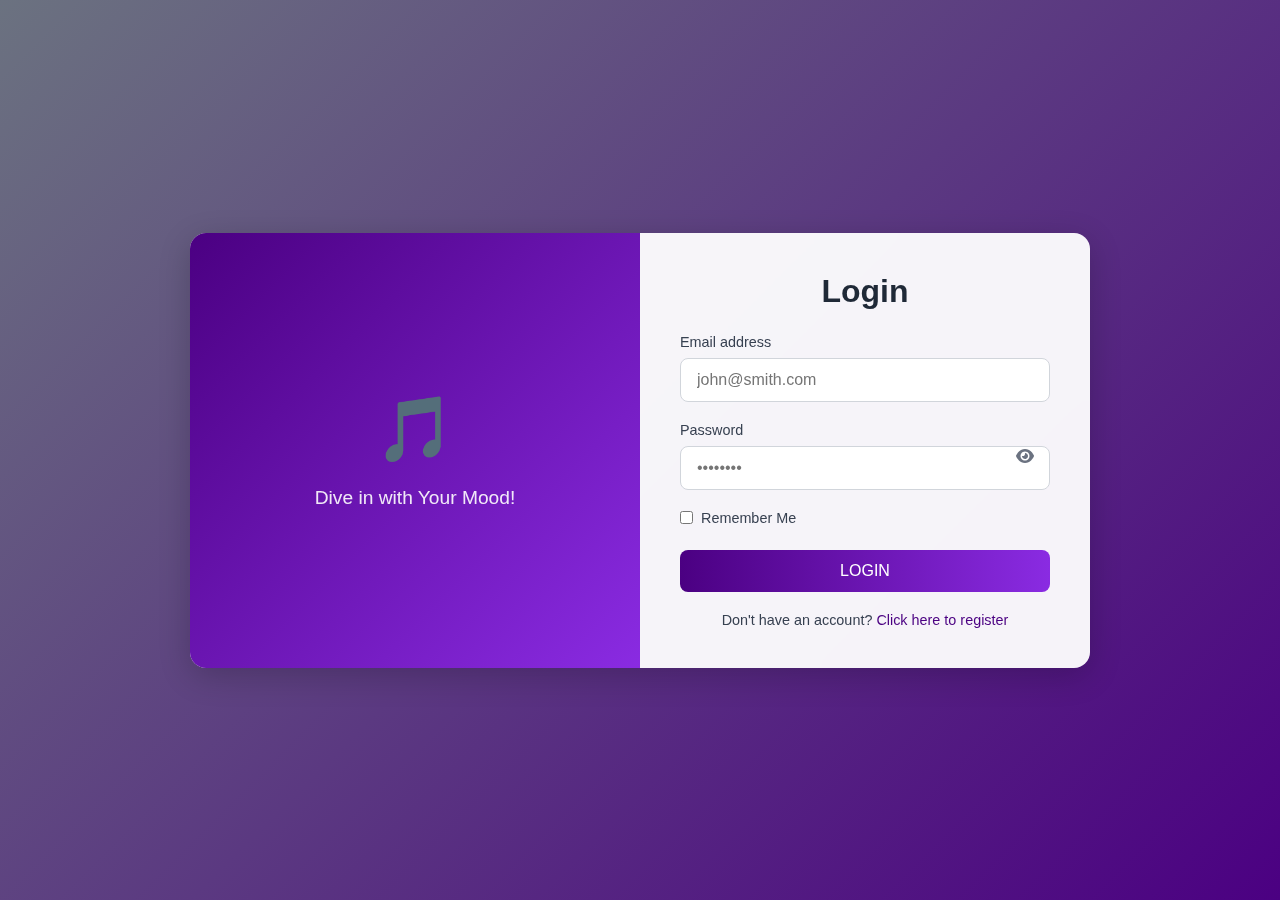
<file: templates/login.html>
<!DOCTYPE html>
<html lang="en">
<head>
  <meta charset="UTF-8">
  <meta name="viewport" content="width=device-width, initial-scale=1.0">
  <title>Login Page</title>
  <link rel="stylesheet" href="https://cdnjs.cloudflare.com/ajax/libs/font-awesome/6.4.0/css/all.min.css">
  <style>
    * {
      margin: 0;
      padding: 0;
      box-sizing: border-box;
      font-family: 'Inter', -apple-system, BlinkMacSystemFont, 'Segoe UI', Roboto, sans-serif;
    }

    body {
      min-height: 100vh;
      display: flex;
      align-items: center;
      justify-content: center;
      background: linear-gradient(135deg, #6b7280, #4b0082);
      padding: 20px;
    }

    .container {
      display: flex;
      max-width: 900px;
      width: 100%;
      background: rgba(255, 255, 255, 0.95);
      border-radius: 16px;
      box-shadow: 0 8px 32px rgba(0, 0, 0, 0.2);
      overflow: hidden;
      backdrop-filter: blur(10px);
    }

    .left-panel {
      flex: 1;
      background: linear-gradient(135deg, #4b0082, #8a2be2);
      color: white;
      padding: 40px;
      display: flex;
      flex-direction: column;
      justify-content: center;
      align-items: center;
      text-align: center;
    }

    .left-panel .music-icon {
      font-size: 64px;
      margin-bottom: 20px;
      animation: pulse 2s infinite;
    }

    .left-panel p {
      font-size: 1.2rem;
      font-weight: 300;
      opacity: 0.9;
    }

    .right-panel {
      flex: 1;
      padding: 40px;
      display: flex;
      flex-direction: column;
      justify-content: center;
    }

    h2 {
      font-size: 2rem;
      font-weight: 600;
      color: #1f2937;
      margin-bottom: 24px;
      text-align: center;
    }

    .alert {
      padding: 12px;
      margin-bottom: 20px;
      border-radius: 8px;
      font-size: 0.9rem;
    }

    .alert-success { background: #d1fae5; color: #065f46; }
    .alert-danger { background: #fee2e2; color: #991b1b; }

    .input-group {
      margin-bottom: 20px;
      position: relative;
    }

    .input-group label {
      display: block;
      font-size: 0.9rem;
      font-weight: 500;
      color: #374151;
      margin-bottom: 8px;
    }

    .input-group input {
      width: 100%;
      padding: 12px 40px 12px 16px;
      border: 1px solid #d1d5db;
      border-radius: 8px;
      font-size: 1rem;
      transition: all 0.3s ease;
    }

    .input-group input:focus {
      outline: none;
      border-color: #4b0082;
      box-shadow: 0 0 0 3px rgba(75, 0, 130, 0.1);
    }

    .input-group i {
      position: absolute;
      right: 16px;
      top: 50%;
      transform: translateY(-50%);
      color: #6b7280;
      cursor: pointer;
      transition: color 0.3s ease;
    }

    .input-group i:hover {
      color: #4b0082;
    }

    .terms {
      display: flex;
      align-items: center;
      gap: 8px;
      margin-bottom: 24px;
      font-size: 0.9rem;
      color: #374151;
    }

    .terms input {
      accent-color: #4b0082;
    }

    .btn {
      width: 100%;
      padding: 12px;
      background: linear-gradient(90deg, #4b0082, #8a2be2);
      border: none;
      border-radius: 8px;
      color: white;
      font-size: 1rem;
      font-weight: 500;
      cursor: pointer;
      transition: transform 0.2s ease, box-shadow 0.2s ease;
    }

    .btn:hover {
      transform: translateY(-2px);
      box-shadow: 0 4px 12px rgba(75, 0, 130, 0.3);
    }

    .login {
      text-align: center;
      margin-top: 20px;
      font-size: 0.9rem;
      color: #374151;
    }

    .login a {
      color: #4b0082;
      text-decoration: none;
      font-weight: 500;
      transition: color 0.3s ease;
    }

    .login a:hover {
      color: #8a2be2;
    }

    @keyframes pulse {
      0% { transform: scale(1); }
      50% { transform: scale(1.1); }
      100% { transform: scale(1); }
    }

    @media (max-width: 768px) {
      .container {
        flex-direction: column;
      }
      .left-panel {
        padding: 20px;
      }
      .right-panel {
        padding: 20px;
      }
    }
  </style>
</head>
<body>
  <div class="container">
    <div class="left-panel">
      <div class="music-icon">🎵</div>
      <p>Dive in with Your Mood!</p>
    </div>
    <div class="right-panel">
      <h2>Login</h2>
      <form method="POST" action="/login">
        <div class="input-group">
          <label for="email">Email address</label>
          <input type="email" id="email" name="email" placeholder="john@smith.com" required>
        </div>

        <div class="input-group">
          <label for="password">Password</label>
          <input type="password" id="password" name="password" placeholder="••••••••" required>
          <i class="fa-solid fa-eye" id="togglePassword"></i>
        </div>

        <div class="terms">
          <input type="checkbox" id="terms">
          <label for="terms">Remember Me</label>
        </div>

        <button type="submit" class="btn">LOGIN</button>
      </form>

      <div class="login">
        Don't have an account? <a href="/register">Click here to register</a>
      </div>
    </div>
  </div>

  <script>
    const togglePassword = document.getElementById("togglePassword");
    const password = document.getElementById("password");

    togglePassword.addEventListener("click", function () {
      const type = password.getAttribute("type") === "password" ? "text" : "password";
      password.setAttribute("type", type);
      this.classList.toggle("fa-eye");
      this.classList.toggle("fa-eye-slash");
    });
  </script>
</body>
</html>
</file>
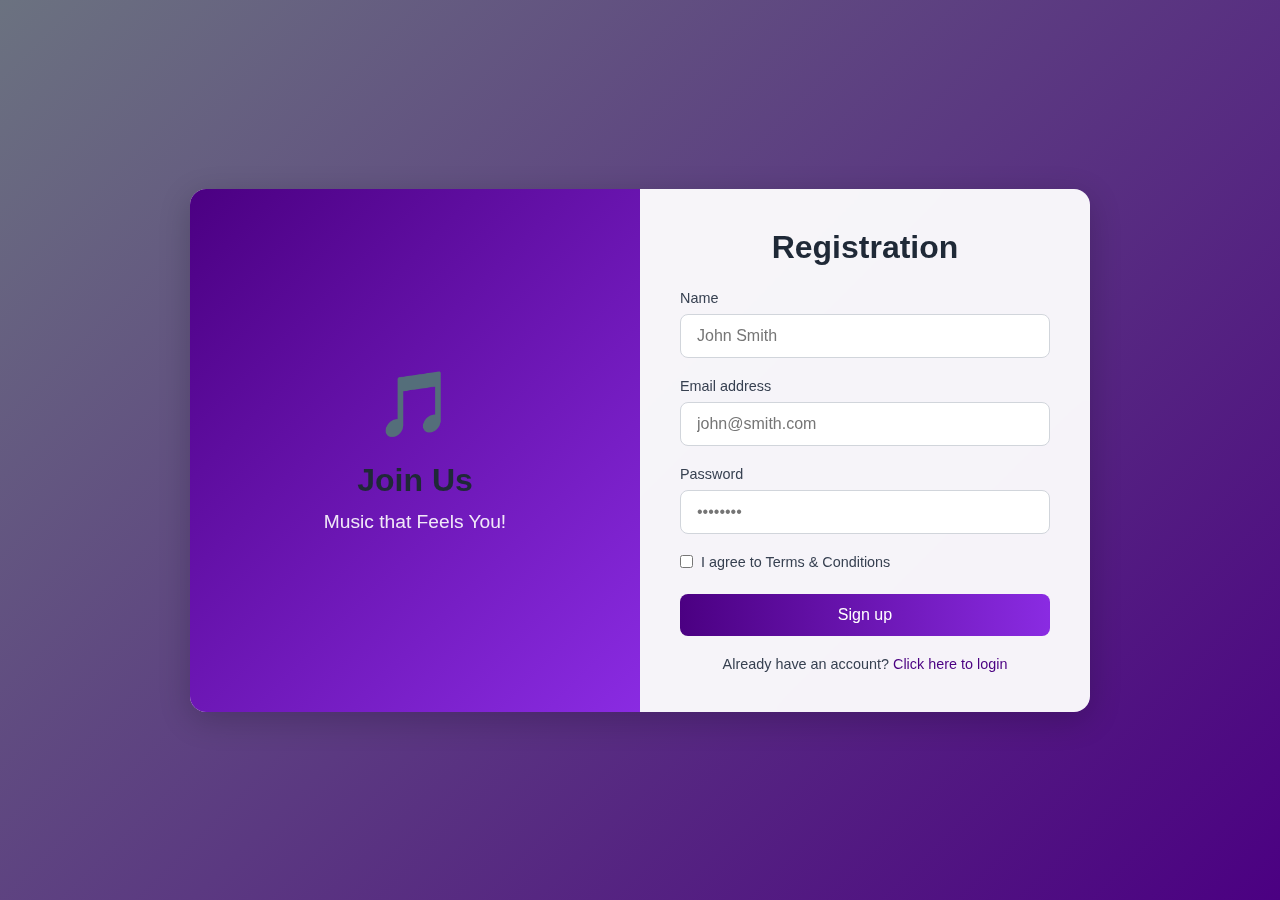
<file: templates/register.html>
<!DOCTYPE html>
<html lang="en">
<head>
  <meta charset="UTF-8">
  <meta name="viewport" content="width=device-width, initial-scale=1.0">
  <title>Registration Page</title>
  <!-- <link rel="stylesheet" href="https://cdnjs.cloudflare.com/ajax/libs/font-awesome/6.4.0/css/all.min.css"> -->
  <style>
    * {
      margin: 0;
      padding: 0;
      box-sizing: border-box;
      font-family: 'Inter', -apple-system, BlinkMacSystemFont, 'Segoe UI', Roboto, sans-serif;
    }

    body {
      min-height: 100vh;
      display: flex;
      align-items: center;
      justify-content: center;
      background: linear-gradient(135deg, #6b7280, #4b0082);
      padding: 20px;
    }

    .container {
      display: flex;
      max-width: 900px;
      width: 100%;
      background: rgba(255, 255, 255, 0.95);
      border-radius: 16px;
      box-shadow: 0 8px 32px rgba(0, 0, 0, 0.2);
      overflow: hidden;
      backdrop-filter: blur(10px);
    }

    .left-panel {
      flex: 1;
      background: linear-gradient(135deg, #4b0082, #8a2be2);
      color: white;
      padding: 40px;
      display: flex;
      flex-direction: column;
      justify-content: center;
      align-items: center;
      text-align: center;
    }

    .left-panel .music-icon {
      font-size: 64px;
      margin-bottom: 20px;
      animation: pulse 2s infinite;
    }

    .left-panel h2 {
      font-size: 2rem;
      font-weight: 600;
      margin-bottom: 12px;
    }

    .left-panel p {
      font-size: 1.2rem;
      font-weight: 300;
      opacity: 0.9;
    }

    .right-panel {
      flex: 1;
      padding: 40px;
      display: flex;
      flex-direction: column;
      justify-content: center;
    }

    h2 {
      font-size: 2rem;
      font-weight: 600;
      color: #1f2937;
      margin-bottom: 24px;
      text-align: center;
    }

    .input-group {
      margin-bottom: 20px;
      position: relative;
    }

    .input-group label {
      display: block;
      font-size: 0.9rem;
      font-weight: 500;
      color: #374151;
      margin-bottom: 8px;
    }

    .input-group input {
      width: 100%;
      padding: 12px 40px 12px 16px;
      border: 1px solid #d1d5db;
      border-radius: 8px;
      font-size: 1rem;
      transition: all 0.3s ease;
    }

    .input-group input:focus {
      outline: none;
      border-color: #4b0082;
      box-shadow: 0 0 0 3px rgba(75, 0, 130, 0.1);
    }

    .input-group i {
      position: absolute;
      right: 16px;
      top: 50%;
      transform: translateY(-50%);
      color: #6b7280;
      cursor: pointer;
      transition: color 0.3s ease;
    }

    .input-group i:hover {
      color: #4b0082;
    }

    .terms {
      display: flex;
      align-items: center;
      gap: 8px;
      margin-bottom: 24px;
      font-size: 0.9rem;
      color: #374151;
    }

    .terms input {
      accent-color: #4b0082;
    }

    .btn {
      width: 100%;
      padding: 12px;
      background: linear-gradient(90deg, #4b0082, #8a2be2);
      border: none;
      border-radius: 8px;
      color: white;
      font-size: 1rem;
      font-weight: 500;
      cursor: pointer;
      transition: transform 0.2s ease, box-shadow 0.2s ease;
    }

    .btn:hover {
      transform: translateY(-2px);
      box-shadow: 0 4px 12px rgba(75, 0, 130, 0.3);
    }

    .login {
      text-align: center;
      margin-top: 20px;
      font-size: 0.9rem;
      color: #374151;
    }

    .login a {
      color: #4b0082;
      text-decoration: none;
      font-weight: 500;
      transition: color 0.3s ease;
    }

    .login a:hover {
      color: #8a2be2;
    }

    @keyframes pulse {
      0% { transform: scale(1); }
      50% { transform: scale(1.1); }
      100% { transform: scale(1); }
    }

    @media (max-width: 768px) {
      .container {
        flex-direction: column;
      }
      .left-panel {
        padding: 20px;
      }
      .right-panel {
        padding: 20px;
      }
    }
  </style>
</head>
<body>
  <div class="container">
    <div class="left-panel">
      <div class="music-icon">🎵</div>
      <h2>Join Us</h2>
      <p>Music that Feels You!</p>
    </div>
    <div class="right-panel">
      <h2>Registration</h2>
      <form method="POST" action="/register">
        <div class="input-group">
          <label for="name">Name</label>
          <input type="text" id="name" name="name" placeholder="John Smith" required>
        </div>
        <div class="input-group">
          <label for="email">Email address</label>
          <input type="email" id="email" name="email" placeholder="john@smith.com" required>
        </div>
        <div class="input-group">
          <label for="regPassword">Password</label>
          <input type="password" id="regPassword" name="password" placeholder="••••••••" required>
          <i class="fa-solid fa-eye" id="toggleRegPassword"></i>
        </div>
        <div class="terms">
          <input type="checkbox" id="terms" required>
          <label for="terms">I agree to Terms & Conditions</label>
        </div>
        <button type="submit" class="btn">Sign up</button>
      </form>
      <div class="login">
        Already have an account? <a href="/login">Click here to login</a>
      </div>
    </div>
  </div>

  <script>
    const toggleRegPassword = document.getElementById("toggleRegPassword");
    const regPassword = document.getElementById("regPassword");

    toggleRegPassword.addEventListener("click", function () {
      const type = regPassword.getAttribute("type") === "password" ? "text" : "password";
      regPassword.setAttribute("type", type);
      this.classList.toggle("fa-eye");
      this.classList.toggle("fa-eye-slash");
    });
  </script>
</body>
</html>
</file>
